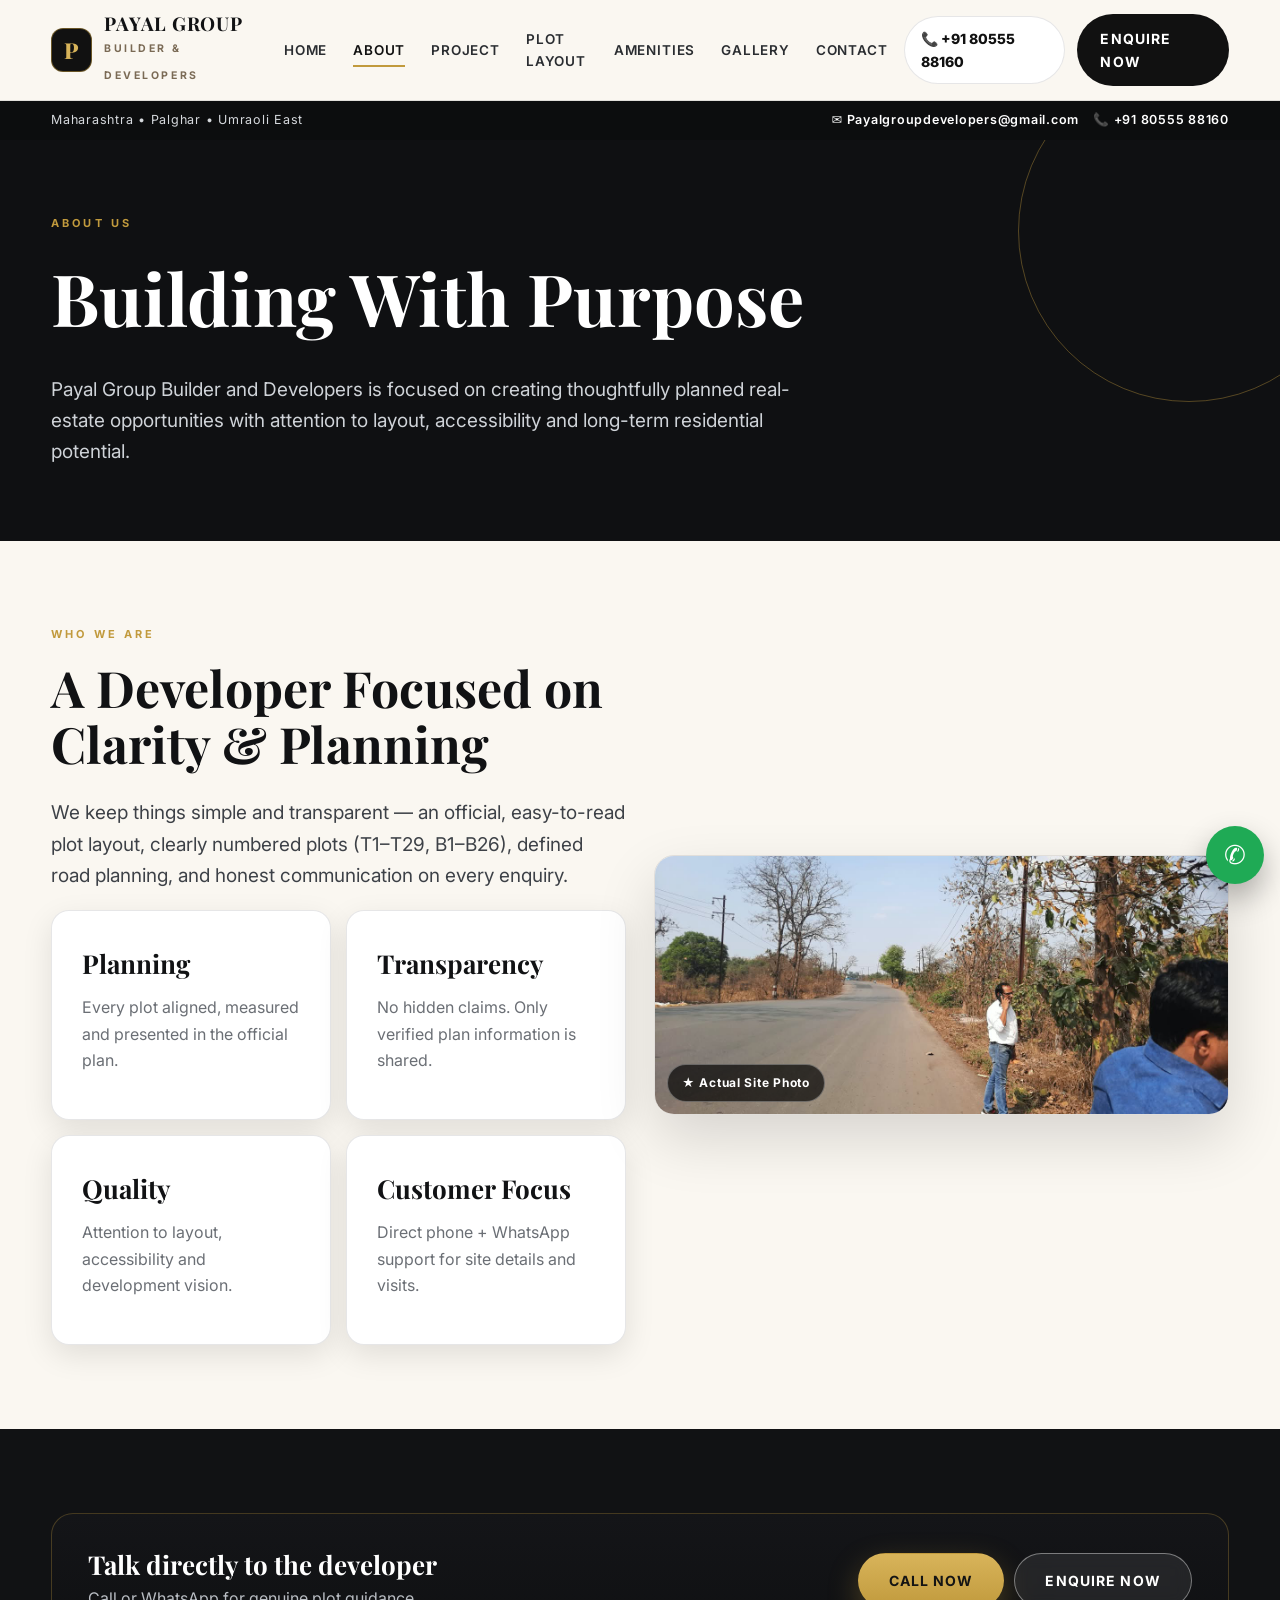
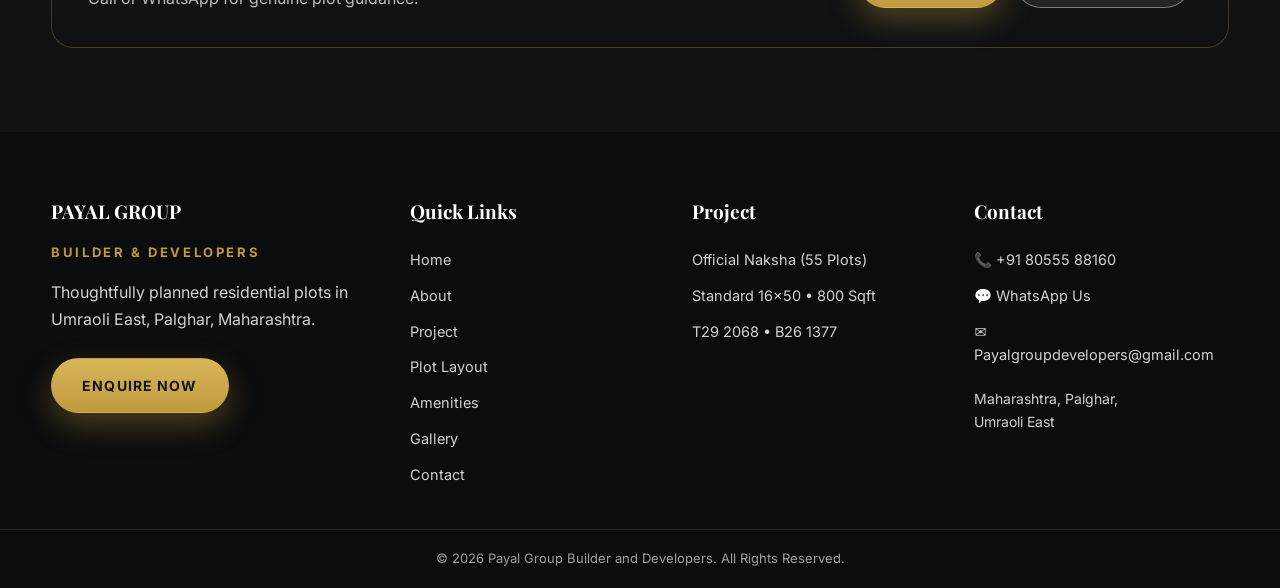
<file: about.html>
<!DOCTYPE html><html lang="en"><head>
<meta charset="UTF-8"><meta name="viewport" content="width=device-width, initial-scale=1.0">
<title>About Us | Payal Group Builder and Developers</title>
<meta name="description" content="Payal Group Builder and Developers is focused on thoughtfully planned real-estate opportunities in Palghar, Maharashtra.">
<link href="https://fonts.googleapis.com/css2?family=Playfair+Display:wght@500;600;700;800&family=Inter:wght@400;500;600;700;800&display=swap" rel="stylesheet">
<link rel="stylesheet" href="css/style.css"></head><body>
<div class="topbar"><div class="container"><span>Maharashtra • Palghar • Umraoli East</span><span class="top-links"><a class="email-link" href="mailto:Payalgroupdevelopers@gmail.com">✉️ Payalgroupdevelopers@gmail.com</a><a href="tel:+918055588160">📞 +91 80555 88160</a></span></div></div>
<header class="site"><div class="container nav">
<a class="brand" href="index.html"><span class="brand-mark">P</span><span><b>PAYAL GROUP</b><small>BUILDER & DEVELOPERS</small></span></a>
<nav class="links"><a href="index.html">Home</a><a href="about.html">About</a><a href="project.html">Project</a><a href="layout.html">Plot Layout</a><a href="amenities.html">Amenities</a><a href="gallery.html">Gallery</a><a href="contact.html">Contact</a></nav>
<div class="nav-cta"><a class="phone-pill" href="tel:+918055588160">📞 +91 80555 88160</a><a class="btn btn-dark" href="enquire.html" style="padding:12px 22px">Enquire Now</a><button class="hamburger" id="hamburger" onclick="toggleMenu()">☰</button></div>
</div><div class="mobile-menu" id="mobileMenu"><div class="inner">
<a href="index.html">Home <span>→</span></a><a href="about.html">About <span>→</span></a><a href="project.html">Project <span>→</span></a><a href="layout.html">Plot Layout <span>→</span></a><a href="amenities.html">Amenities <span>→</span></a><a href="gallery.html">Gallery <span>→</span></a><a href="contact.html">Contact <span>→</span></a>
<div class="mcta"><a href="enquire.html" class="btn btn-gold" style="justify-content:center">Enquire Now</a><a href="tel:+918055588160" class="btn btn-outline" style="justify-content:center">Call Now</a></div>
</div></div></header>
<div class="page-hero"><div class="container"><div class="eyebrow">About Us</div><h1>Building With Purpose</h1><p class="lead" style="color:#cfd3d8">Payal Group Builder and Developers is focused on creating thoughtfully planned real-estate opportunities with attention to layout, accessibility and long-term residential potential.</p></div></div>
<section><div class="container grid2">
<div><div class="eyebrow reveal">Who We Are</div><h2 class="reveal">A Developer Focused on Clarity & Planning</h2><p class="lead reveal">We keep things simple and transparent — an official, easy-to-read plot layout, clearly numbered plots (T1–T29, B1–B26), defined road planning, and honest communication on every enquiry.</p><div class="grid2 reveal" style="gap:14px;margin-top:18px"><div class="card"><h3>Planning</h3><p class="muted">Every plot aligned, measured and presented in the official plan.</p></div><div class="card"><h3>Transparency</h3><p class="muted">No hidden claims. Only verified plan information is shared.</p></div><div class="card"><h3>Quality</h3><p class="muted">Attention to layout, accessibility and development vision.</p></div><div class="card"><h3>Customer Focus</h3><p class="muted">Direct phone + WhatsApp support for site details and visits.</p></div></div></div>
<div class="photo-frame reveal"><img src="assets/site-photo.jpg" alt="Actual site approach road — Umraoli East, Palghar"><span class="photo-tag">★ Actual Site Photo</span></div>
</div></section>
<section class="dark"><div class="container"><div class="band reveal"><div><h3 style="margin:0">Talk directly to the developer</h3><p style="color:#b9bdc3;margin:6px 0 0">Call or WhatsApp for genuine plot guidance.</p></div><div style="display:flex;gap:10px;flex-wrap:wrap"><a class="btn btn-gold" href="tel:+918055588160">Call Now</a><a class="btn btn-outline" href="https://wa.me/918055588160?text=Hi%2C%20I%20want%20plot%20details%20in%20Umraoli%20East%2C%20Palghar." target="_blank">Enquire Now</a></div></div></div></section>
<footer><div class="fgrid"><div><h4>PAYAL GROUP</h4><p style="font-size:13px;letter-spacing:.2em;color:#C19A3D;font-weight:700">BUILDER & DEVELOPERS</p><p>Thoughtfully planned residential plots in Umraoli East, Palghar, Maharashtra.</p><a class="btn btn-gold" href="https://wa.me/918055588160?text=Hi%2C%20I%20want%20plot%20details%20in%20Umraoli%20East%2C%20Palghar." target="_blank" style="margin-top:10px">Enquire Now</a></div><div><h4>Quick Links</h4><a href="index.html">Home</a><a href="about.html">About</a><a href="project.html">Project</a><a href="layout.html">Plot Layout</a><a href="amenities.html">Amenities</a><a href="gallery.html">Gallery</a><a href="contact.html">Contact</a></div><div><h4>Project</h4><a href="layout.html">Official Naksha (55 Plots)</a><a href="project.html">Standard 16×50 • 800 Sqft</a><a href="project.html">T29 2068 • B26 1377</a></div><div><h4>Contact</h4><a href="tel:+918055588160">📞 +91 80555 88160</a><a href="https://wa.me/918055588160?text=Hi%2C%20I%20want%20plot%20details%20in%20Umraoli%20East%2C%20Palghar." target="_blank">💬 WhatsApp Us</a><a href="mailto:Payalgroupdevelopers@gmail.com">✉️ Payalgroupdevelopers@gmail.com</a><p style="font-size:14px">Maharashtra, Palghar,<br>Umraoli East</p></div></div><div class="copy">© 2026 Payal Group Builder and Developers. All Rights Reserved.</div></footer>
<div class="float-bar"><a class="float-call" href="tel:+918055588160">📞 Call Now</a><a class="float-wa" href="https://wa.me/918055588160?text=Hi%2C%20I%20want%20plot%20details%20in%20Umraoli%20East%2C%20Palghar." target="_blank">WhatsApp</a></div>
<a class="side-wa" href="https://wa.me/918055588160?text=Hi%2C%20I%20want%20plot%20details." target="_blank">✆</a>
<script src="js/main.js"></script></body></html>
</file>
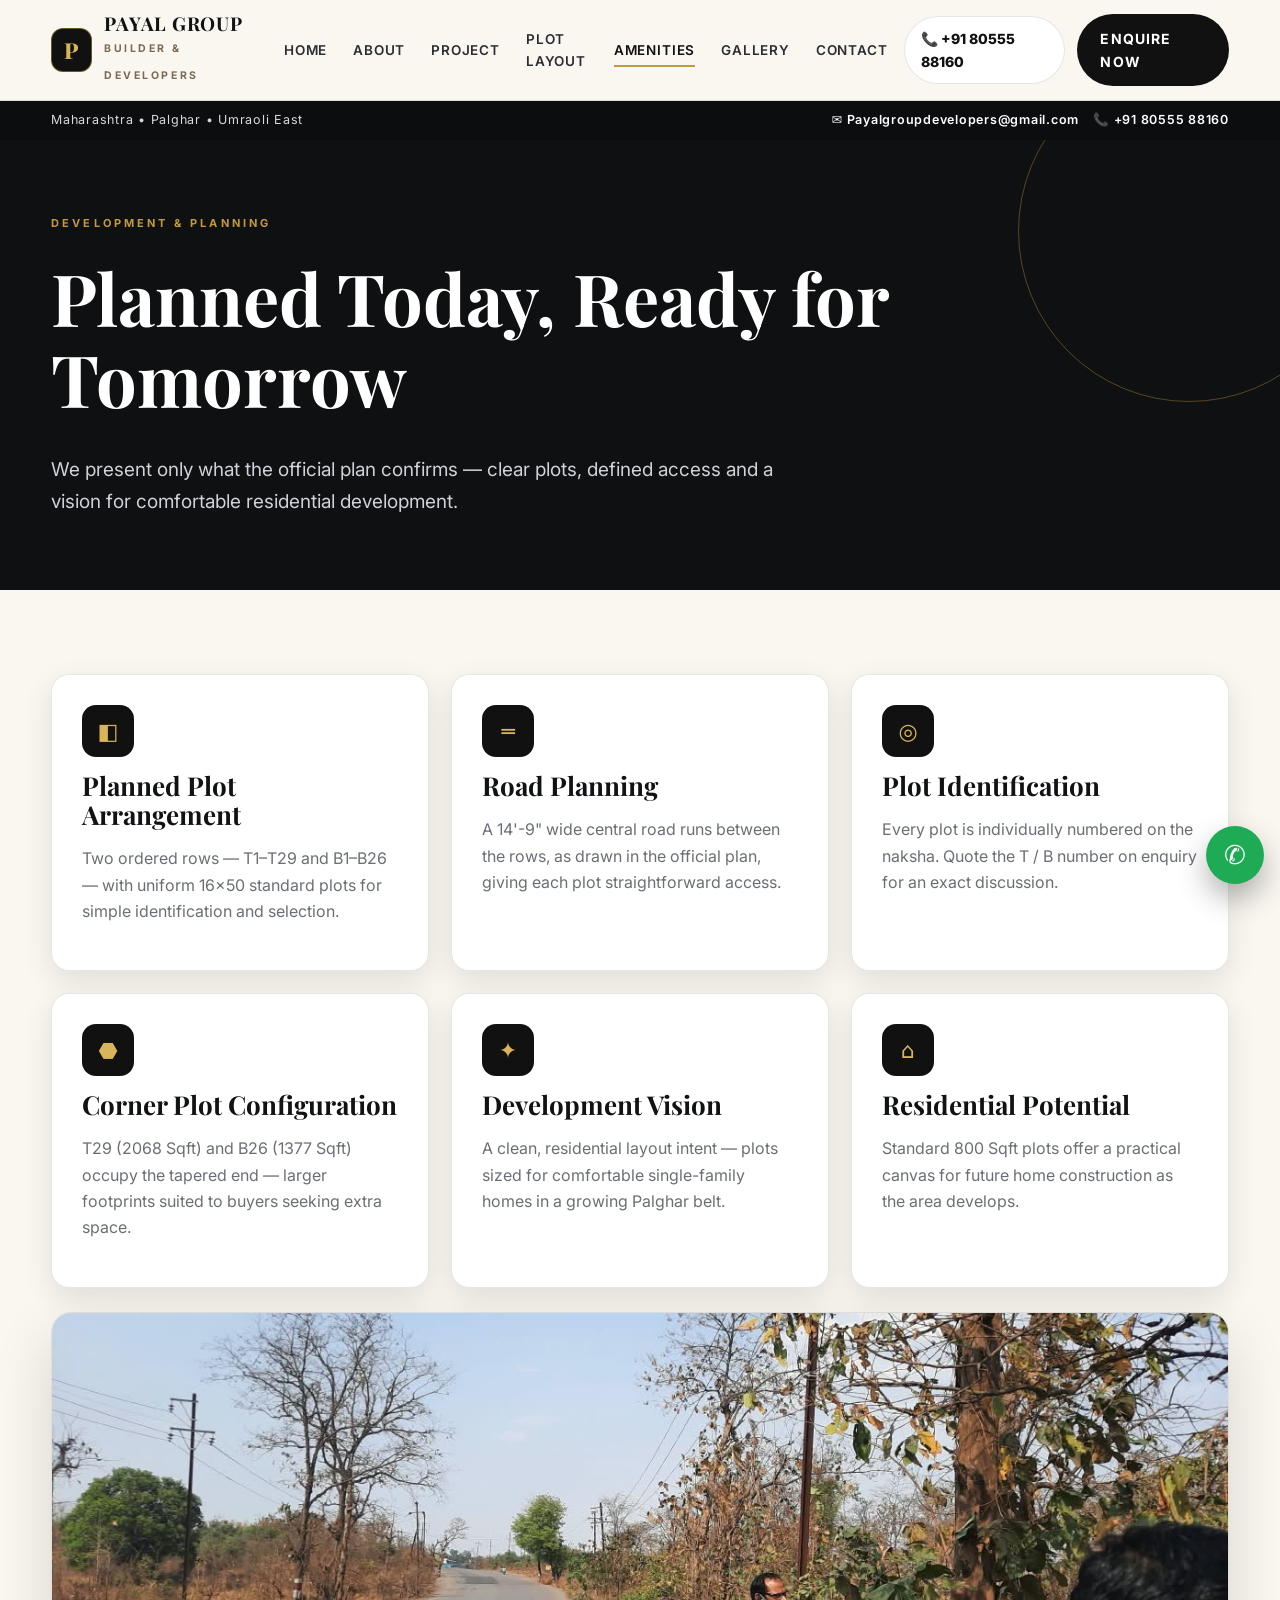
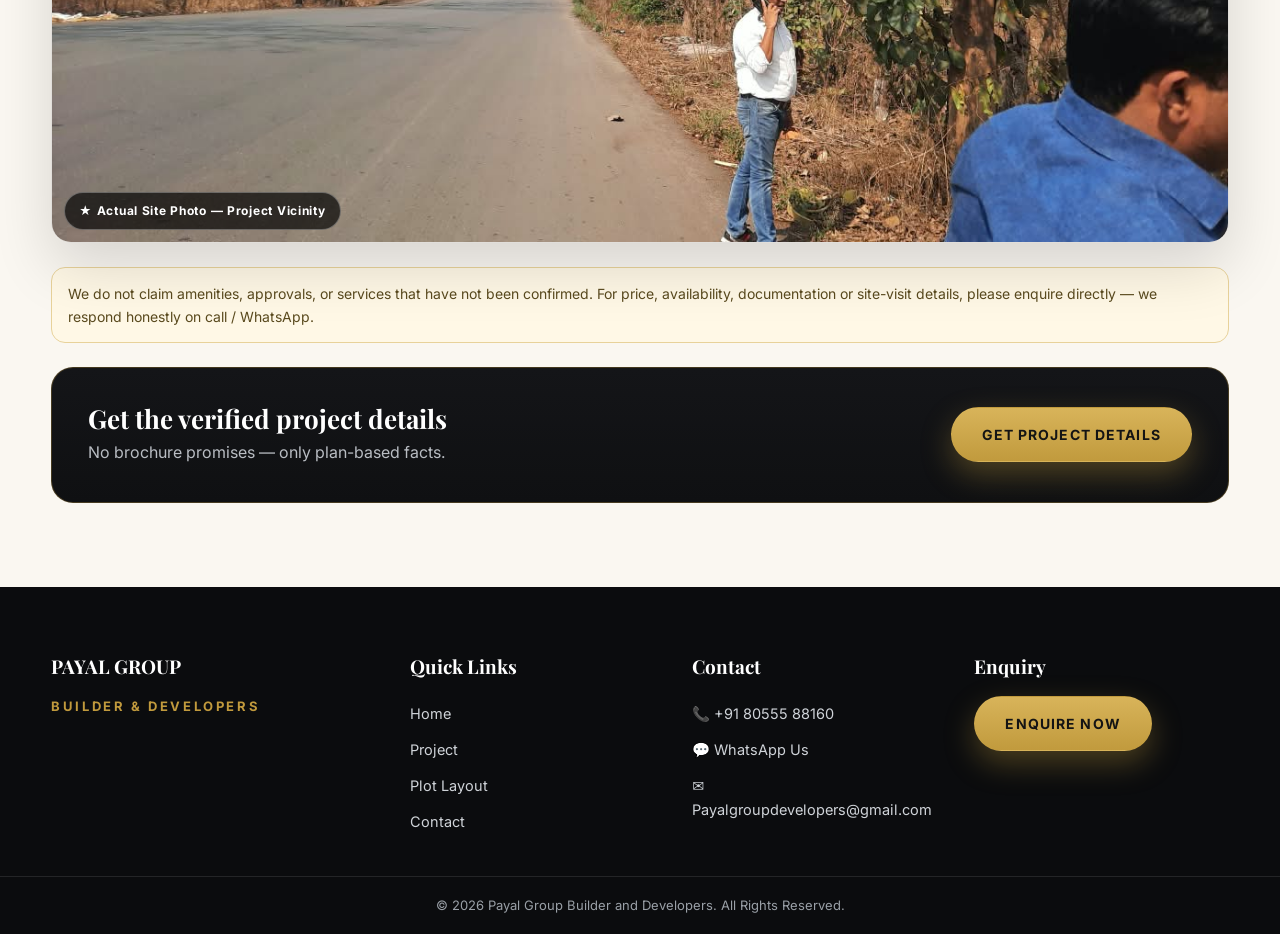
<file: amenities.html>
<!DOCTYPE html><html lang="en"><head>
<meta charset="UTF-8"><meta name="viewport" content="width=device-width, initial-scale=1.0">
<title>Development & Planning | Payal Group Builder and Developers</title>
<meta name="description" content="Development and planning approach: plot arrangement, road planning, plot identification, corner plots and residential vision in Umraoli East, Palghar.">
<link href="https://fonts.googleapis.com/css2?family=Playfair+Display:wght@500;600;700;800&family=Inter:wght@400;500;600;700;800&display=swap" rel="stylesheet">
<link rel="stylesheet" href="css/style.css"></head><body>
<div class="topbar"><div class="container"><span>Maharashtra • Palghar • Umraoli East</span><span class="top-links"><a class="email-link" href="mailto:Payalgroupdevelopers@gmail.com">✉️ Payalgroupdevelopers@gmail.com</a><a href="tel:+918055588160">📞 +91 80555 88160</a></span></div></div>
<header class="site"><div class="container nav">
<a class="brand" href="index.html"><span class="brand-mark">P</span><span><b>PAYAL GROUP</b><small>BUILDER & DEVELOPERS</small></span></a>
<nav class="links"><a href="index.html">Home</a><a href="about.html">About</a><a href="project.html">Project</a><a href="layout.html">Plot Layout</a><a href="amenities.html">Amenities</a><a href="gallery.html">Gallery</a><a href="contact.html">Contact</a></nav>
<div class="nav-cta"><a class="phone-pill" href="tel:+918055588160">📞 +91 80555 88160</a><a class="btn btn-dark" href="enquire.html" style="padding:12px 22px">Enquire Now</a><button class="hamburger" id="hamburger" onclick="toggleMenu()">☰</button></div>
</div><div class="mobile-menu" id="mobileMenu"><div class="inner">
<a href="index.html">Home <span>→</span></a><a href="about.html">About <span>→</span></a><a href="project.html">Project <span>→</span></a><a href="layout.html">Plot Layout <span>→</span></a><a href="amenities.html">Amenities <span>→</span></a><a href="gallery.html">Gallery <span>→</span></a><a href="contact.html">Contact <span>→</span></a>
<div class="mcta"><a href="enquire.html" class="btn btn-gold" style="justify-content:center">Enquire Now</a><a href="tel:+918055588160" class="btn btn-outline" style="justify-content:center">Call Now</a></div>
</div></div></header>
<div class="page-hero"><div class="container"><div class="eyebrow">Development & Planning</div><h1>Planned Today, Ready for Tomorrow</h1><p class="lead" style="color:#cfd3d8">We present only what the official plan confirms — clear plots, defined access and a vision for comfortable residential development.</p></div></div>
<section><div class="container">
<div class="grid3">
<div class="card reveal"><div class="icon">◧</div><h3>Planned Plot Arrangement</h3><p class="muted">Two ordered rows — T1–T29 and B1–B26 — with uniform 16×50 standard plots for simple identification and selection.</p></div>
<div class="card reveal"><div class="icon">═</div><h3>Road Planning</h3><p class="muted">A 14'-9" wide central road runs between the rows, as drawn in the official plan, giving each plot straightforward access.</p></div>
<div class="card reveal"><div class="icon">◎</div><h3>Plot Identification</h3><p class="muted">Every plot is individually numbered on the naksha. Quote the T / B number on enquiry for an exact discussion.</p></div>
<div class="card reveal"><div class="icon">⬣</div><h3>Corner Plot Configuration</h3><p class="muted">T29 (2068 Sqft) and B26 (1377 Sqft) occupy the tapered end — larger footprints suited to buyers seeking extra space.</p></div>
<div class="card reveal"><div class="icon">✦</div><h3>Development Vision</h3><p class="muted">A clean, residential layout intent — plots sized for comfortable single-family homes in a growing Palghar belt.</p></div>
<div class="card reveal"><div class="icon">⌂</div><h3>Residential Potential</h3><p class="muted">Standard 800 Sqft plots offer a practical canvas for future home construction as the area develops.</p></div>
</div>
<div class="photo-frame reveal" style="margin-top:24px"><img src="assets/site-photo.jpg" alt="Actual site surroundings — Umraoli East"><span class="photo-tag">★ Actual Site Photo — Project Vicinity</span></div>
<div class="notice reveal" style="margin-top:24px">We do not claim amenities, approvals, or services that have not been confirmed. For price, availability, documentation or site-visit details, please enquire directly — we respond honestly on call / WhatsApp.</div>
<div class="band reveal" style="margin-top:24px"><div><h3 style="margin:0">Get the verified project details</h3><p style="color:#b9bdc3;margin:6px 0 0">No brochure promises — only plan-based facts.</p></div><a class="btn btn-gold" href="https://wa.me/918055588160?text=Hi%2C%20please%20share%20verified%20project%20details%20for%20Payal%20Group%20plots." target="_blank">Get Project Details</a></div>
</div></section>
<footer><div class="fgrid"><div><h4>PAYAL GROUP</h4><p style="font-size:13px;letter-spacing:.2em;color:#C19A3D;font-weight:700">BUILDER & DEVELOPERS</p></div><div><h4>Quick Links</h4><a href="index.html">Home</a><a href="project.html">Project</a><a href="layout.html">Plot Layout</a><a href="contact.html">Contact</a></div><div><h4>Contact</h4><a href="tel:+918055588160">📞 +91 80555 88160</a><a href="https://wa.me/918055588160?text=Hi%2C%20I%20want%20plot%20details%20in%20Umraoli%20East%2C%20Palghar." target="_blank">💬 WhatsApp Us</a><a href="mailto:Payalgroupdevelopers@gmail.com">✉️ Payalgroupdevelopers@gmail.com</a></div><div><h4>Enquiry</h4><a class="btn btn-gold" href="enquire.html">Enquire Now</a></div></div><div class="copy">© 2026 Payal Group Builder and Developers. All Rights Reserved.</div></footer>
<div class="float-bar"><a class="float-call" href="tel:+918055588160">📞 Call Now</a><a class="float-wa" href="https://wa.me/918055588160?text=Hi%2C%20I%20want%20plot%20details%20in%20Umraoli%20East%2C%20Palghar." target="_blank">WhatsApp</a></div>
<a class="side-wa" href="https://wa.me/918055588160?text=Hi%2C%20I%20want%20plot%20details." target="_blank">✆</a>
<script src="js/main.js"></script></body></html>
</file>
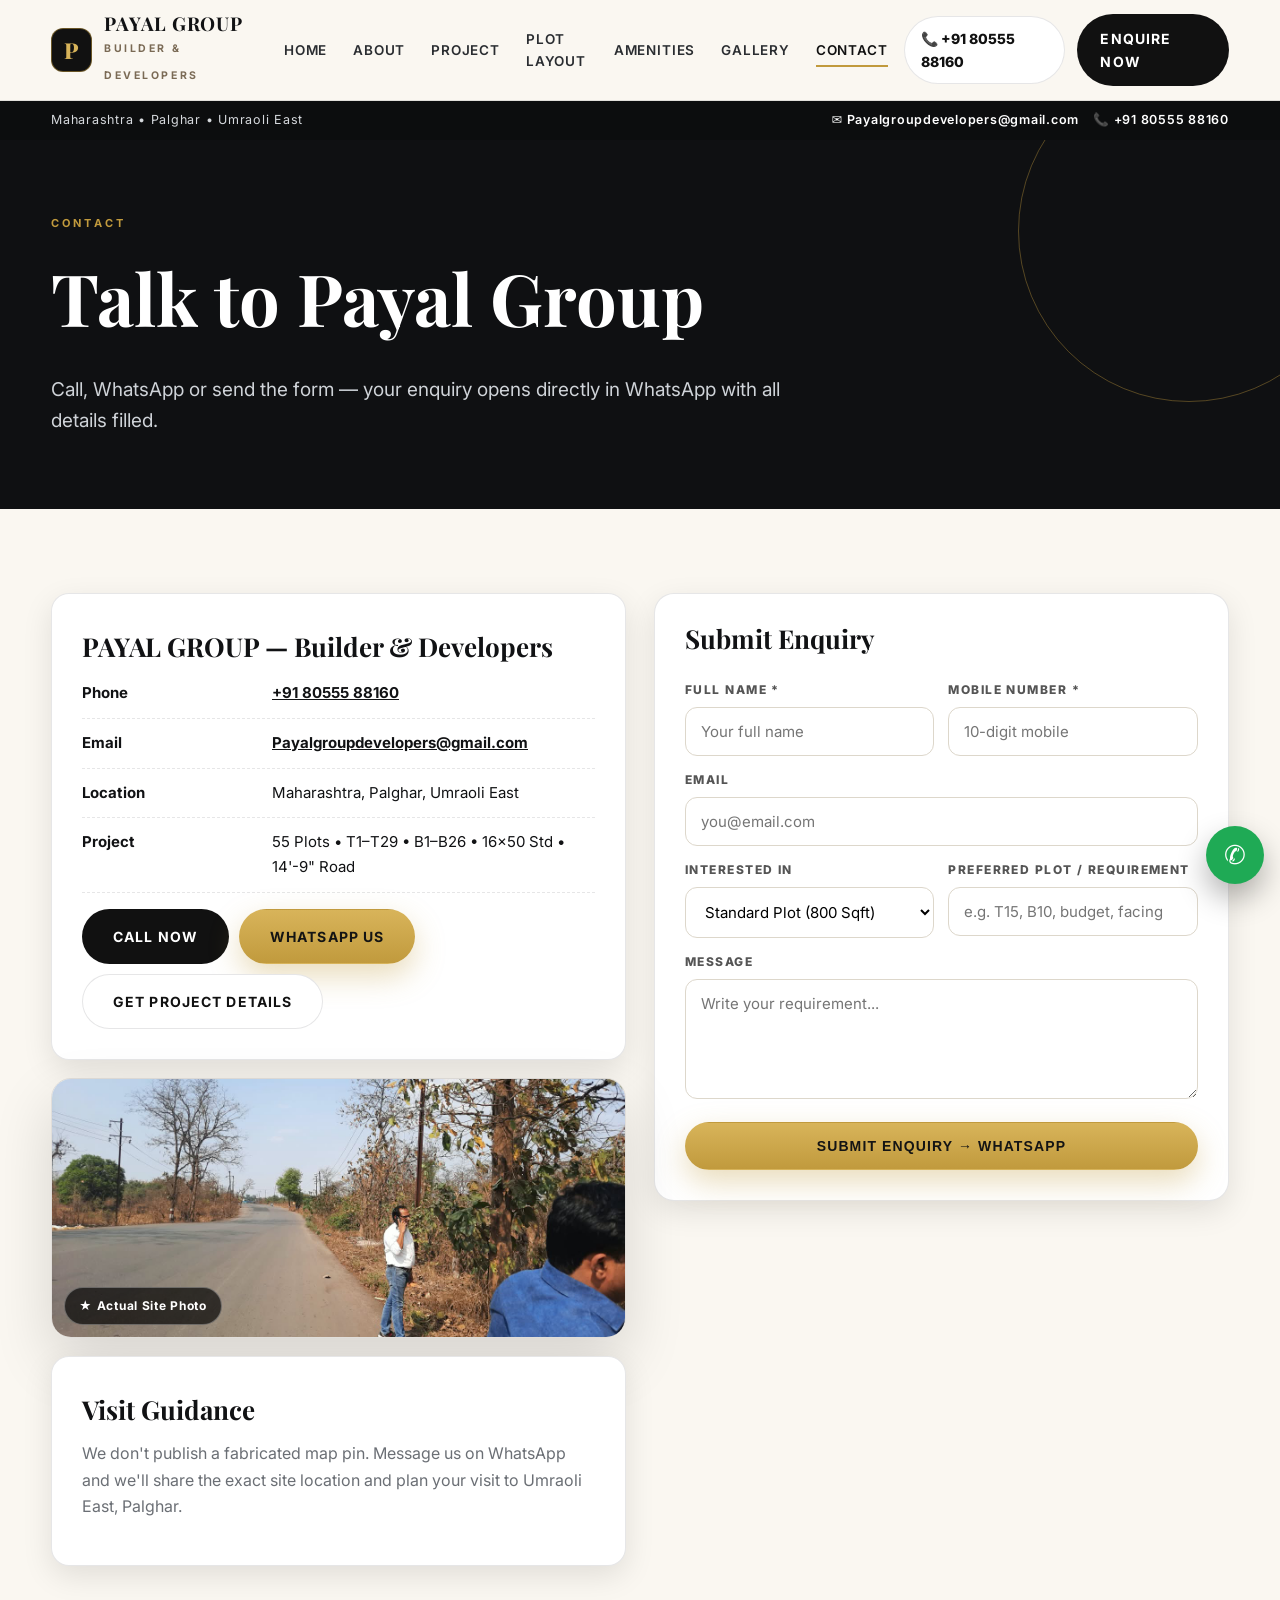
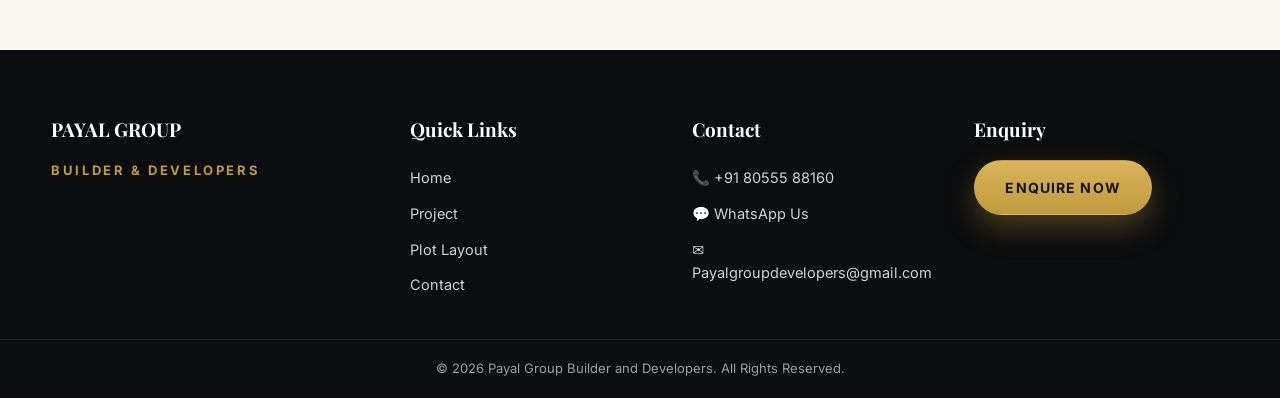
<file: contact.html>
<!DOCTYPE html><html lang="en"><head>
<meta charset="UTF-8"><meta name="viewport" content="width=device-width, initial-scale=1.0">
<title>Contact | Payal Group Builder and Developers — Palghar</title>
<meta name="description" content="Contact Payal Group Builder and Developers: +91 80555 88160, Umraoli East, Palghar, Maharashtra. Send enquiry on WhatsApp.">
<link href="https://fonts.googleapis.com/css2?family=Playfair+Display:wght@500;600;700;800&family=Inter:wght@400;500;600;700;800&display=swap" rel="stylesheet">
<link rel="stylesheet" href="css/style.css"></head><body>
<div class="topbar"><div class="container"><span>Maharashtra • Palghar • Umraoli East</span><span class="top-links"><a class="email-link" href="mailto:Payalgroupdevelopers@gmail.com">✉️ Payalgroupdevelopers@gmail.com</a><a href="tel:+918055588160">📞 +91 80555 88160</a></span></div></div>
<header class="site"><div class="container nav">
<a class="brand" href="index.html"><span class="brand-mark">P</span><span><b>PAYAL GROUP</b><small>BUILDER & DEVELOPERS</small></span></a>
<nav class="links"><a href="index.html">Home</a><a href="about.html">About</a><a href="project.html">Project</a><a href="layout.html">Plot Layout</a><a href="amenities.html">Amenities</a><a href="gallery.html">Gallery</a><a href="contact.html">Contact</a></nav>
<div class="nav-cta"><a class="phone-pill" href="tel:+918055588160">📞 +91 80555 88160</a><a class="btn btn-dark" href="enquire.html" style="padding:12px 22px">Enquire Now</a><button class="hamburger" id="hamburger" onclick="toggleMenu()">☰</button></div>
</div><div class="mobile-menu" id="mobileMenu"><div class="inner">
<a href="index.html">Home <span>→</span></a><a href="about.html">About <span>→</span></a><a href="project.html">Project <span>→</span></a><a href="layout.html">Plot Layout <span>→</span></a><a href="amenities.html">Amenities <span>→</span></a><a href="gallery.html">Gallery <span>→</span></a><a href="contact.html">Contact <span>→</span></a>
<div class="mcta"><a href="enquire.html" class="btn btn-gold" style="justify-content:center">Enquire Now</a><a href="tel:+918055588160" class="btn btn-outline" style="justify-content:center">Call Now</a></div>
</div></div></header>
<div class="page-hero"><div class="container"><div class="eyebrow">Contact</div><h1>Talk to Payal Group</h1><p class="lead" style="color:#cfd3d8">Call, WhatsApp or send the form — your enquiry opens directly in WhatsApp with all details filled.</p></div></div>
<section><div class="container grid2" style="align-items:start">
<div>
<div class="card"><h3>PAYAL GROUP — Builder & Developers</h3>
<div class="kv"><b>Phone</b><a href="tel:+918055588160"><b>+91 80555 88160</b></a></div>
<div class="kv"><b>Email</b><a href="mailto:Payalgroupdevelopers@gmail.com"><b>Payalgroupdevelopers@gmail.com</b></a></div>
<div class="kv"><b>Location</b><span>Maharashtra, Palghar, Umraoli East</span></div>
<div class="kv"><b>Project</b><span>55 Plots • T1–T29 • B1–B26 • 16×50 Std • 14'-9" Road</span></div>
<div style="display:flex;gap:10px;flex-wrap:wrap;margin-top:16px"><a class="btn btn-dark" href="tel:+918055588160">Call Now</a><a class="btn btn-gold" href="https://wa.me/918055588160?text=Hi%2C%20I%20want%20project%20details%20for%20Payal%20Group%20plots%20in%20Umraoli%20East%2C%20Palghar." target="_blank">WhatsApp Us</a><a class="btn btn-ghost" href="https://wa.me/918055588160?text=Hi%2C%20please%20share%20project%20details%20for%20Payal%20Group%20plots." target="_blank">Get Project Details</a></div>
</div>
<div class="photo-frame" style="margin-top:18px"><img src="assets/site-photo.jpg" alt="Actual site approach road"><span class="photo-tag">★ Actual Site Photo</span></div>
<div class="card" style="margin-top:18px"><h3>Visit Guidance</h3><p class="muted">We don't publish a fabricated map pin. Message us on WhatsApp and we'll share the exact site location and plan your visit to Umraoli East, Palghar.</p></div>
</div>
<div class="form"><h3 style="margin-top:0">Submit Enquiry</h3>
<form data-wa>
<div class="form-row"><div><label>Full Name *</label><input name="name" required placeholder="Your full name"></div><div><label>Mobile Number *</label><input name="mobile" required inputmode="numeric" placeholder="10-digit mobile"></div></div>
<label>Email</label><input name="email" type="email" placeholder="you@email.com">
<div class="form-row"><div><label>Interested In</label><select name="interest"><option>Standard Plot (800 Sqft)</option><option>Corner Plot T29 (2068 Sqft)</option><option>Corner Plot B26 (1377 Sqft)</option><option>Multiple Plots / Investment</option><option>Site Visit</option></select></div><div><label>Preferred Plot / Requirement</label><input name="plot" placeholder="e.g. T15, B10, budget, facing"></div></div>
<label>Message</label><textarea name="message" placeholder="Write your requirement..."></textarea>
<button class="btn btn-gold" style="width:100%;margin-top:16px" type="submit">Submit Enquiry → WhatsApp</button>
</form></div>
</div></section>
<footer><div class="fgrid"><div><h4>PAYAL GROUP</h4><p style="font-size:13px;letter-spacing:.2em;color:#C19A3D;font-weight:700">BUILDER & DEVELOPERS</p></div><div><h4>Quick Links</h4><a href="index.html">Home</a><a href="project.html">Project</a><a href="layout.html">Plot Layout</a><a href="contact.html">Contact</a></div><div><h4>Contact</h4><a href="tel:+918055588160">📞 +91 80555 88160</a><a href="https://wa.me/918055588160?text=Hi%2C%20I%20want%20plot%20details%20in%20Umraoli%20East%2C%20Palghar." target="_blank">💬 WhatsApp Us</a><a href="mailto:Payalgroupdevelopers@gmail.com">✉️ Payalgroupdevelopers@gmail.com</a></div><div><h4>Enquiry</h4><a class="btn btn-gold" href="enquire.html">Enquire Now</a></div></div><div class="copy">© 2026 Payal Group Builder and Developers. All Rights Reserved.</div></footer>
<div class="float-bar"><a class="float-call" href="tel:+918055588160">📞 Call Now</a><a class="float-wa" href="https://wa.me/918055588160?text=Hi%2C%20I%20want%20plot%20details%20in%20Umraoli%20East%2C%20Palghar." target="_blank">WhatsApp</a></div>
<a class="side-wa" href="https://wa.me/918055588160?text=Hi%2C%20I%20want%20plot%20details." target="_blank">✆</a>
<script src="js/main.js"></script></body></html>
</file>
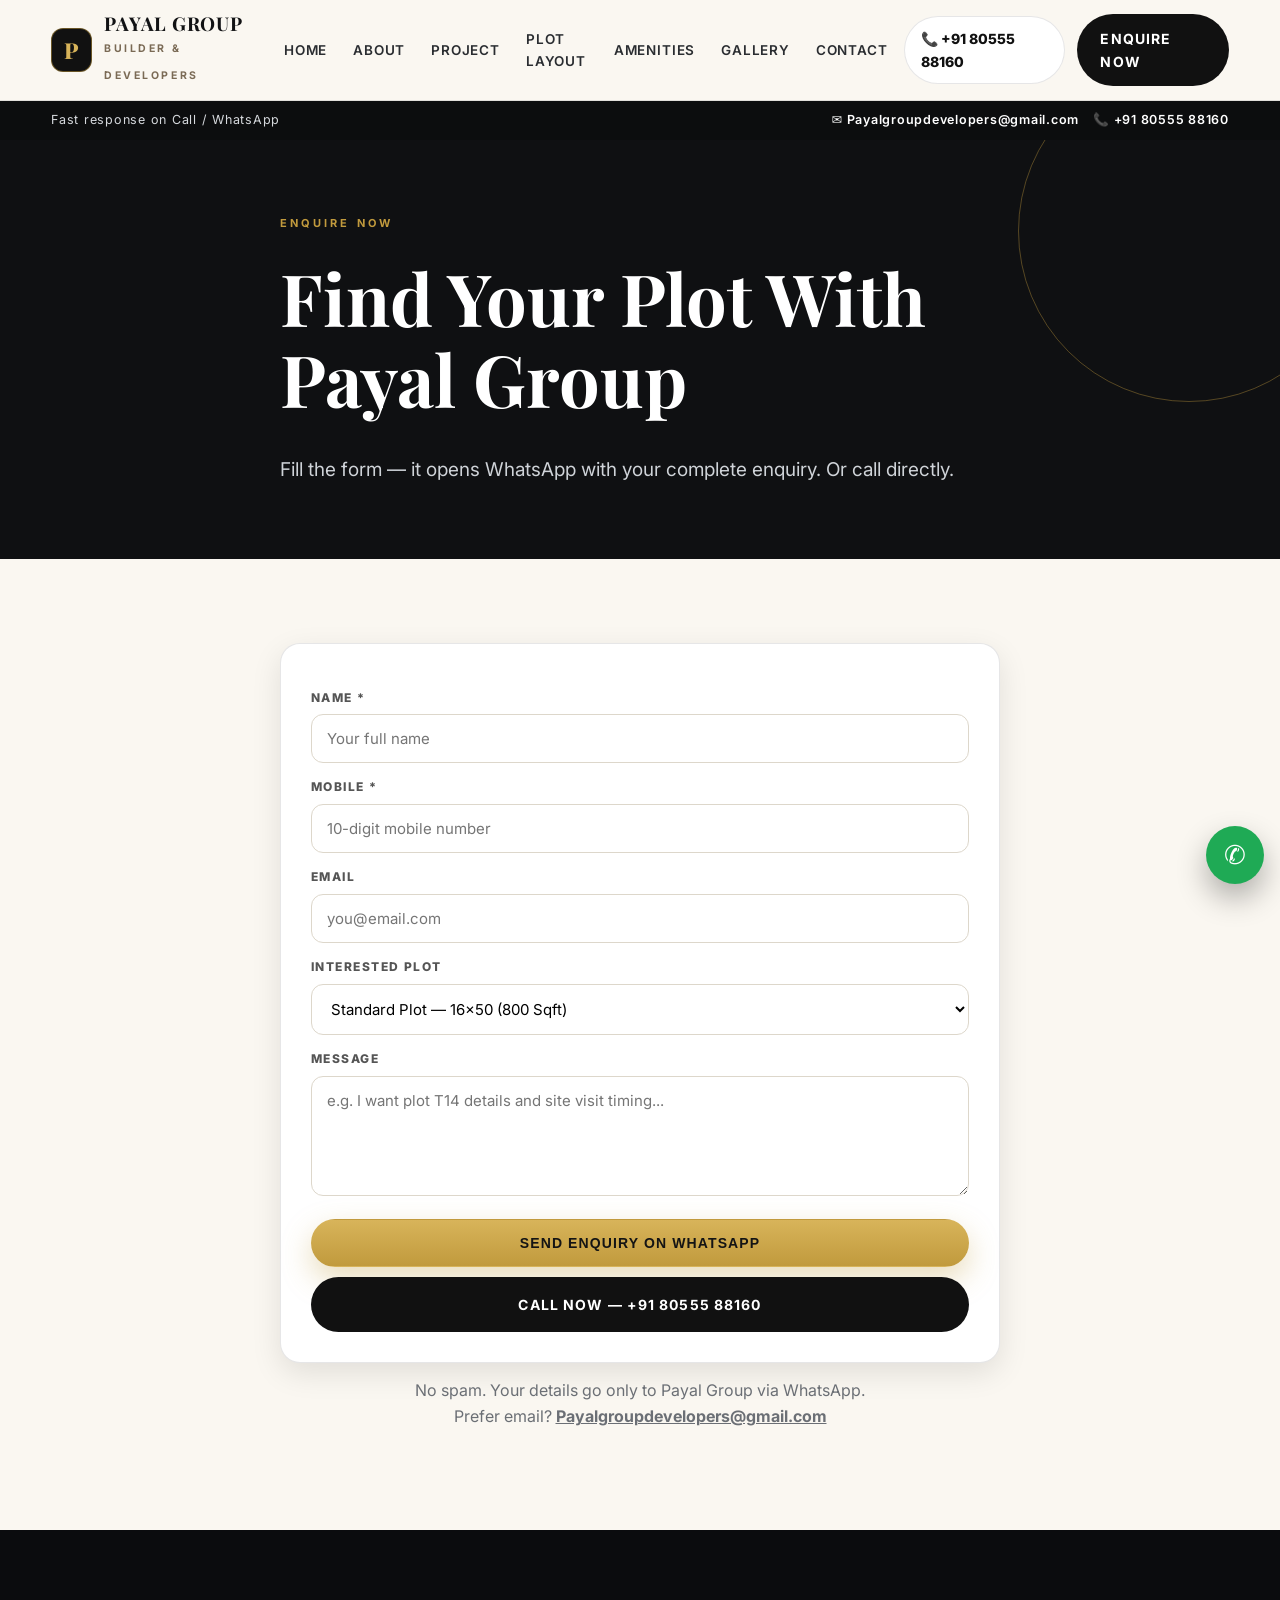
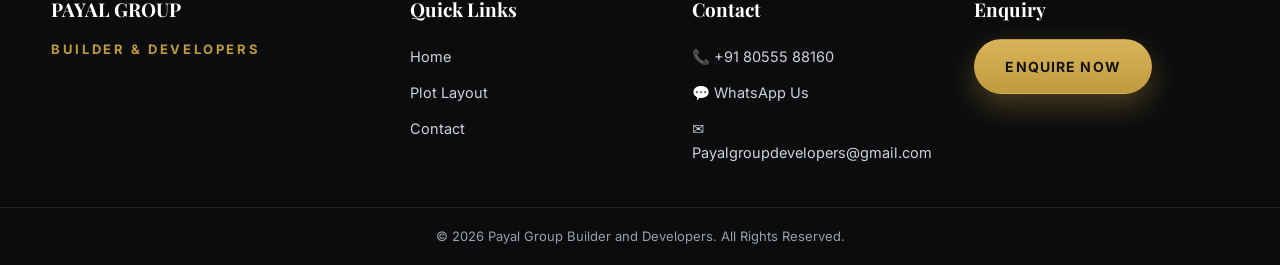
<file: enquire.html>
<!DOCTYPE html><html lang="en"><head>
<meta charset="UTF-8"><meta name="viewport" content="width=device-width, initial-scale=1.0">
<title>Enquire Now — Find Your Plot With Payal Group</title>
<meta name="description" content="Enquire for Payal Group plots in Umraoli East, Palghar. Send enquiry on WhatsApp or call +91 80555 88160.">
<link href="https://fonts.googleapis.com/css2?family=Playfair+Display:wght@500;600;700;800&family=Inter:wght@400;500;600;700;800&display=swap" rel="stylesheet">
<link rel="stylesheet" href="css/style.css"></head><body>
<div class="topbar"><div class="container"><span>Fast response on Call / WhatsApp</span><span class="top-links"><a class="email-link" href="mailto:Payalgroupdevelopers@gmail.com">✉️ Payalgroupdevelopers@gmail.com</a><a href="tel:+918055588160">📞 +91 80555 88160</a></span></div></div>
<header class="site"><div class="container nav">
<a class="brand" href="index.html"><span class="brand-mark">P</span><span><b>PAYAL GROUP</b><small>BUILDER & DEVELOPERS</small></span></a>
<nav class="links"><a href="index.html">Home</a><a href="about.html">About</a><a href="project.html">Project</a><a href="layout.html">Plot Layout</a><a href="amenities.html">Amenities</a><a href="gallery.html">Gallery</a><a href="contact.html">Contact</a></nav>
<div class="nav-cta"><a class="phone-pill" href="tel:+918055588160">📞 +91 80555 88160</a><a class="btn btn-dark" href="enquire.html" style="padding:12px 22px">Enquire Now</a><button class="hamburger" id="hamburger" onclick="toggleMenu()">☰</button></div>
</div><div class="mobile-menu" id="mobileMenu"><div class="inner">
<a href="index.html">Home <span>→</span></a><a href="about.html">About <span>→</span></a><a href="project.html">Project <span>→</span></a><a href="layout.html">Plot Layout <span>→</span></a><a href="amenities.html">Amenities <span>→</span></a><a href="gallery.html">Gallery <span>→</span></a><a href="contact.html">Contact <span>→</span></a>
<div class="mcta"><a href="https://wa.me/918055588160?text=Hi%2C%20I%20want%20plot%20details%20in%20Umraoli%20East%2C%20Palghar." target="_blank" class="btn btn-gold" style="justify-content:center">Enquire Now</a><a href="tel:+918055588160" class="btn btn-outline" style="justify-content:center">Call Now</a></div>
</div></div></header>
<div class="page-hero"><div class="container" style="max-width:720px"><div class="eyebrow">Enquire Now</div><h1>Find Your Plot With Payal Group</h1><p class="lead" style="color:#cfd3d8">Fill the form — it opens WhatsApp with your complete enquiry. Or call directly.</p></div></div>
<section><div class="container" style="max-width:720px">
<div class="form">
<form data-wa>
<label>Name *</label><input name="name" required placeholder="Your full name">
<label>Mobile *</label><input name="mobile" required inputmode="numeric" placeholder="10-digit mobile number">
<label>Email</label><input name="email" type="email" placeholder="you@email.com">
<label>Interested Plot</label><select name="plot"><option>Standard Plot — 16×50 (800 Sqft)</option><option>T29 Corner — 2068 Sqft</option><option>B26 Corner — 1377 Sqft</option><option>Need Guidance</option></select>
<label>Message</label><textarea name="message" placeholder="e.g. I want plot T14 details and site visit timing..."></textarea>
<button class="btn btn-gold" style="width:100%;margin-top:16px" type="submit">Send Enquiry on WhatsApp</button>
<a class="btn btn-dark" href="tel:+918055588160" style="width:100%;margin-top:10px">Call Now — +91 80555 88160</a>
</form>
</div>
<p class="muted" style="text-align:center;margin-top:14px">No spam. Your details go only to Payal Group via WhatsApp.<br>Prefer email? <a href="mailto:Payalgroupdevelopers@gmail.com"><b>Payalgroupdevelopers@gmail.com</b></a></p>
</div></section>
<footer><div class="fgrid"><div><h4>PAYAL GROUP</h4><p style="font-size:13px;letter-spacing:.2em;color:#C19A3D;font-weight:700">BUILDER & DEVELOPERS</p></div><div><h4>Quick Links</h4><a href="index.html">Home</a><a href="layout.html">Plot Layout</a><a href="contact.html">Contact</a></div><div><h4>Contact</h4><a href="tel:+918055588160">📞 +91 80555 88160</a><a href="https://wa.me/918055588160?text=Hi%2C%20I%20want%20plot%20details%20in%20Umraoli%20East%2C%20Palghar." target="_blank">💬 WhatsApp Us</a><a href="mailto:Payalgroupdevelopers@gmail.com">✉️ Payalgroupdevelopers@gmail.com</a></div><div><h4>Enquiry</h4><a class="btn btn-gold" href="enquire.html">Enquire Now</a></div></div><div class="copy">© 2026 Payal Group Builder and Developers. All Rights Reserved.</div></footer>
<div class="float-bar"><a class="float-call" href="tel:+918055588160">📞 Call Now</a><a class="float-wa" href="https://wa.me/918055588160?text=Hi%2C%20I%20want%20plot%20details%20in%20Umraoli%20East%2C%20Palghar." target="_blank">WhatsApp</a></div>
<a class="side-wa" href="https://wa.me/918055588160?text=Hi%2C%20I%20want%20plot%20details." target="_blank">✆</a>
<script src="js/main.js"></script></body></html>
</file>
<file: css/style.css>
/* Payal Group Builder & Developers — Premium Theme */
:root{
  --charcoal:#111214; --charcoal2:#1a1c1f; --charcoal3:#232629;
  --warm:#FAF7F1; --warm2:#F1EAE0; --muted:#6b6f75;
  --gold:#C19A3D; --gold2:#D8B45A; --gold-soft:#f3e8cd;
  --earth:#7a6a55; --line:rgba(17,18,20,.1); --line-light:rgba(255,255,255,.14);
  --serif:"Playfair Display",Georgia,serif; --sans:"Inter",system-ui,-apple-system,Segoe UI,Roboto,Arial,sans-serif;
  --radius:18px; --shadow:0 24px 60px rgba(0,0,0,.14); --shadow-sm:0 10px 30px rgba(0,0,0,.1);
  --max:1200px;
}
*{box-sizing:border-box}
html{scroll-behavior:smooth}
html,body{overflow-x:clip}
@supports not (overflow:clip){html,body{overflow-x:hidden}}
body{margin:0;font-family:var(--sans);color:var(--charcoal);background:var(--warm);line-height:1.65;-webkit-font-smoothing:antialiased}
img{max-width:100%;display:block}
a{color:inherit}
.container{width:min(var(--max),92%);margin:0 auto}
section{padding:84px 0}
.eyebrow{letter-spacing:.28em;font-size:11px;font-weight:700;color:var(--gold);text-transform:uppercase}
h1,h2,h3{font-family:var(--serif);line-height:1.12;margin:.35em 0 .5em;font-weight:700}
h1{font-size:clamp(38px,6vw,72px)} h2{font-size:clamp(30px,4vw,50px)} h3{font-size:clamp(20px,2.4vw,26px)}
.lead{font-size:clamp(16px,1.6vw,19px);color:#3d4147;max-width:62ch}
.dark .lead{color:#cfd3d8}
.muted{color:var(--muted)} .dark .muted{color:#a9adb3}
.btn{display:inline-flex;align-items:center;justify-content:center;gap:10px;padding:15px 30px;border-radius:999px;font-weight:700;font-size:14px;letter-spacing:.08em;text-decoration:none;border:1px solid transparent;cursor:pointer;transition:.25s;text-transform:uppercase}
.btn-gold{background:linear-gradient(180deg,var(--gold2),var(--gold));color:#141414;box-shadow:0 12px 30px rgba(193,154,61,.35)}
.btn-gold:hover{transform:translateY(-2px);box-shadow:0 18px 40px rgba(193,154,61,.45)}
.btn-outline{border-color:rgba(255,255,255,.4);color:#fff;background:rgba(255,255,255,.08);backdrop-filter:blur(8px)}
.btn-outline:hover{background:#fff;color:#111}
.btn-dark{background:#111;color:#fff} .btn-dark:hover{background:#000;transform:translateY(-2px)}
.btn-light{background:#fff;color:#111} .btn-ghost{border-color:var(--line);color:#111;background:#fff}
.badge{display:inline-flex;align-items:center;gap:8px;padding:9px 16px;border-radius:999px;background:rgba(255,255,255,.12);border:1px solid rgba(255,255,255,.22);color:#fff;font-size:12.5px;letter-spacing:.12em;text-transform:uppercase;backdrop-filter:blur(10px)}
.badge.darkb{background:#111;color:#fff;border-color:#111}
/* Header */
.topbar{background:#0c0d0e;color:#d6d9dd;font-size:12.5px;letter-spacing:.06em}
.topbar .container{display:flex;justify-content:space-between;align-items:center;padding:9px 0;gap:12px}
.topbar a{text-decoration:none;color:#fff;font-weight:600}
.topbar .container{flex-wrap:wrap;row-gap:4px}
.top-links{display:flex;gap:14px;align-items:center;flex-wrap:wrap}
.email-link{overflow:hidden;text-overflow:ellipsis;white-space:nowrap;max-width:60vw}
.photo-frame{position:relative;border-radius:20px;overflow:hidden;box-shadow:var(--shadow);border:1px solid var(--line)}
.photo-frame img{width:100%;height:auto;object-fit:cover}
.photo-tag{position:absolute;left:12px;bottom:12px;background:rgba(0,0,0,.68);color:#fff;font-size:12px;font-weight:700;letter-spacing:.06em;padding:8px 14px;border-radius:999px;border:1px solid rgba(255,255,255,.3)}
.plan-img{width:100%;height:auto;border-radius:14px;border:1px solid rgba(255,255,255,.15);cursor:zoom-in}
header.site{position:fixed;top:0;left:0;right:0;z-index:90;background:rgba(250,247,241,.97);backdrop-filter:blur(14px);-webkit-backdrop-filter:blur(14px);border-bottom:1px solid var(--line)}
.nav{display:flex;align-items:center;justify-content:space-between;padding:14px 0;gap:16px}
.brand{text-decoration:none;display:flex;align-items:center;gap:12px}
.brand-mark{width:44px;height:44px;border-radius:12px;background:#111;color:var(--gold2);display:grid;place-items:center;font-family:var(--serif);font-weight:800;font-size:22px;border:1px solid rgba(193,154,61,.5)}
.brand b{font-family:var(--serif);font-size:19px;letter-spacing:.04em;display:block;line-height:1}
.brand small{font-size:10.5px;letter-spacing:.24em;color:var(--earth);font-weight:700}
.links{display:flex;gap:26px;align-items:center}
.links a{text-decoration:none;font-size:13.5px;font-weight:600;letter-spacing:.06em;color:#2a2d31;text-transform:uppercase;position:relative;padding:6px 0}
.links a.active,.links a:hover{color:#111}
.links a.active::after,.links a:hover::after{content:"";position:absolute;left:0;right:0;bottom:0;height:2px;background:var(--gold)}
.nav-cta{display:flex;align-items:center;gap:12px}
.phone-pill{display:flex;align-items:center;gap:8px;text-decoration:none;font-weight:800;font-size:14px;color:#111;border:1px solid var(--line);padding:10px 16px;border-radius:999px;background:#fff}
.hamburger{display:none;border:1px solid var(--line);background:#111;color:#fff;border-radius:12px;width:48px;height:48px;font-size:21px;cursor:pointer;line-height:1;transition:.25s;flex-shrink:0}
.hamburger:hover{background:var(--gold);border-color:var(--gold);color:#111}
.hamburger.open{background:var(--gold);border-color:var(--gold);color:#111}
/* mobile top dropdown — premium slide from top, upper-half cover */
header.site{transition:box-shadow .3s,background .3s}
header.site.scrolled{box-shadow:0 10px 30px rgba(0,0,0,.12);background:rgba(250,247,241,.97)}
header.site.scrolled .nav{padding:9px 0}
.nav{transition:padding .3s}
.mobile-menu{display:block;position:fixed;top:64px;left:0;right:0;z-index:89;overflow:hidden;max-height:0;opacity:0;transform:translateY(-10px);transition:max-height .45s cubic-bezier(.4,0,.2,1),opacity .3s,transform .4s cubic-bezier(.4,0,.2,1);background:#0f1012;color:#fff;border-top:1px solid transparent;visibility:hidden;border-radius:0 0 22px 22px}
.mobile-menu.open{max-height:calc(100dvh - 60px);max-height:calc(100svh - 60px);opacity:1;transform:translateY(0);visibility:visible;border-top-color:var(--line-light);box-shadow:0 30px 60px rgba(0,0,0,.45);overflow-y:auto;-webkit-overflow-scrolling:touch}
.mobile-menu .inner{padding:14px 4% 22px;display:grid;gap:4px}
.mobile-menu a{color:#fff;text-decoration:none;padding:14px 14px;min-height:48px;border-radius:12px;font-weight:600;letter-spacing:.05em;border-bottom:1px solid rgba(255,255,255,.08);display:flex;justify-content:space-between;align-items:center;font-size:15px}
.mobile-menu a:hover,.mobile-menu a.active{background:rgba(193,154,61,.16);color:var(--gold2)}
.mobile-menu .mcta{margin-top:12px;display:grid;grid-template-columns:1fr 1fr;gap:10px}
.mobile-menu .mcta .btn{padding:14px 10px;font-size:13px}
/* dynamic utilities */
#scrollProgress{position:fixed;top:0;left:0;height:3px;width:0;background:linear-gradient(90deg,var(--gold2),var(--gold));z-index:200;transition:width .1s linear}
#backTop{position:fixed;left:16px;bottom:16px;z-index:69;width:48px;height:48px;border-radius:50%;border:1px solid var(--line);background:#111;color:var(--gold2);font-size:20px;cursor:pointer;display:grid;place-items:center;opacity:0;pointer-events:none;transform:translateY(12px);transition:.3s;box-shadow:0 12px 28px rgba(0,0,0,.25)}
#backTop.show{opacity:1;pointer-events:auto;transform:none}
#backTop:hover{background:var(--gold);color:#111}
body.menu-open{overflow:hidden}
.hero-bg img{will-change:transform}
.reveal{transition-delay:var(--d,0s)}
.card{will-change:transform}
.card.tilting{transition:transform .15s ease-out,box-shadow .25s}
.marquee{overflow:hidden;white-space:nowrap;background:#0f1012;color:var(--gold2);border-top:1px solid rgba(193,154,61,.35);border-bottom:1px solid rgba(193,154,61,.35);padding:12px 0;font-size:13px;letter-spacing:.14em;font-weight:700}
.marquee span{display:inline-block;padding-left:100%;animation:mq 28s linear infinite}
@keyframes mq{to{transform:translateX(-100%)}}
.faq-item{border:1px solid var(--line);border-radius:14px;background:#fff;margin-bottom:12px;overflow:hidden}
.faq-q{width:100%;text-align:left;background:none;border:0;padding:16px 18px;font-weight:700;font-size:15px;cursor:pointer;display:flex;justify-content:space-between;gap:10px;align-items:center}
.faq-a{max-height:0;overflow:hidden;transition:max-height .35s ease;padding:0 18px;color:#555;font-size:14.5px}
.faq-item.open .faq-a{max-height:220px;padding-bottom:16px}
.lb-prev,.lb-next{position:absolute;top:50%;transform:translateY(-50%);background:#fff;border:0;border-radius:50%;width:48px;height:48px;font-size:20px;cursor:pointer;font-weight:800}
.lb-prev{left:18px}.lb-next{right:18px}
@media(max-width:640px){.lb-prev{left:8px}.lb-next{right:8px}#backTop{bottom:132px}}
/* Hero */
.hero{position:relative;min-height:92vh;display:flex;align-items:flex-end;color:#fff;padding:0;overflow:hidden;background:#0b0c0e}
.hero-bg{position:absolute;inset:0}
.hero-bg img{width:100%;height:100%;object-fit:cover;transform:scale(1.06);animation:heroZoom 18s ease-in-out infinite alternate}
@keyframes heroZoom{from{transform:scale(1.06)}to{transform:scale(1.14)}}
.hero-overlay{position:absolute;inset:0;background:linear-gradient(180deg,rgba(0,0,0,.45) 0%,rgba(0,0,0,.25) 35%,rgba(0,0,0,.78) 100%)}
.hero-content{position:relative;padding:70px 0 56px;width:min(var(--max),92%);margin:0 auto}
.hero h1 span{color:var(--gold2)}
.hero p.sub{font-family:var(--serif);font-style:italic;font-size:clamp(18px,2.4vw,26px);color:#f2e7c9;margin:10px 0}
.hero-actions{display:flex;gap:12px;flex-wrap:wrap;margin-top:22px}
.hero-meta{display:flex;gap:12px;flex-wrap:wrap;margin-top:18px;color:#e8e2d4;font-size:13px;letter-spacing:.06em}
.reveal{opacity:0;transform:translateY(26px);transition:opacity .8s ease,transform .8s ease}
.reveal.visible{opacity:1;transform:none}
/* Stats */
.stats{background:#0f1012;color:#fff;padding:34px 0;border-top:1px solid rgba(193,154,61,.35);border-bottom:1px solid rgba(193,154,61,.35)}
.stats-grid{display:grid;grid-template-columns:repeat(5,1fr);gap:1px;background:rgba(255,255,255,.1);border:1px solid rgba(255,255,255,.12);border-radius:16px;overflow:hidden}
.stat{background:#141518;padding:26px 18px;text-align:center}
.stat strong{font-family:var(--serif);font-size:clamp(26px,3vw,40px);color:var(--gold2);display:block}
.stat span{font-size:11.5px;letter-spacing:.18em;color:#b9bdc3;text-transform:uppercase;font-weight:700}
/* Cards */
.grid3{display:grid;grid-template-columns:repeat(3,1fr);gap:22px}
.grid4{display:grid;grid-template-columns:repeat(4,1fr);gap:20px}
.grid2{display:grid;grid-template-columns:1fr 1fr;gap:28px;align-items:center}
.card{background:#fff;border:1px solid var(--line);border-radius:var(--radius);padding:30px;box-shadow:var(--shadow-sm);transition:.25s}
.card:hover{transform:translateY(-6px);box-shadow:var(--shadow)}
.card .icon{width:52px;height:52px;border-radius:14px;background:#111;color:var(--gold2);display:grid;place-items:center;font-size:22px;margin-bottom:14px}
.card h3{margin:8px 0}
.dark{background:var(--charcoal);color:#f2f0ea}
.dark .card{background:#1b1d20;border-color:rgba(255,255,255,.1);color:#ece9e2;box-shadow:none}
/* Layout viewer */
.plan-frame{background:#0e0f11;border:1px solid rgba(193,154,61,.4);border-radius:22px;padding:18px;box-shadow:var(--shadow)}
.plan-toolbar{display:flex;gap:10px;flex-wrap:wrap;align-items:center;justify-content:space-between;margin-bottom:12px;color:#fff}
.plan-toolbar .tools{display:flex;gap:8px;flex-wrap:wrap}
.tbtn{background:#1e2023;color:#fff;border:1px solid rgba(255,255,255,.18);padding:10px 16px;border-radius:999px;font-weight:700;font-size:12.5px;letter-spacing:.06em;cursor:pointer}
.tbtn:hover{background:var(--gold);color:#111;border-color:var(--gold)}
.viewer{position:relative;background:#000;border-radius:14px;overflow:hidden;min-height:320px;display:grid;place-items:center;touch-action:none;cursor:grab}
.viewer img{width:100%;height:auto;max-width:100%;max-height:none;transform-origin:center center;user-select:none;-webkit-user-drag:none}
.viewer .hint{position:absolute;bottom:12px;left:50%;transform:translateX(-50%);background:rgba(0,0,0,.65);color:#fff;font-size:12px;padding:8px 14px;border-radius:999px;border:1px solid rgba(255,255,255,.2)}
.data-chips{display:flex;gap:10px;flex-wrap:wrap;margin-top:14px}
.chip{background:rgba(255,255,255,.08);border:1px solid rgba(255,255,255,.16);color:#fff;padding:10px 16px;border-radius:999px;font-size:13px}
.chip b{color:var(--gold2)}
.notice{background:#fff8e6;border:1px solid #e8d29a;color:#5a4a1e;padding:14px 16px;border-radius:14px;font-size:14px;margin-top:14px}
/* Table */
.table{width:100%;border-collapse:separate;border-spacing:0;overflow:hidden;border-radius:16px;border:1px solid var(--line);background:#fff}
.table th,.table td{padding:16px 18px;text-align:left;font-size:14.5px;border-bottom:1px solid var(--line)}
.table th{background:#111;color:var(--gold2);font-size:12px;letter-spacing:.14em;text-transform:uppercase}
.table tr:last-child td{border-bottom:0}
/* Gallery */
.ggrid{display:grid;grid-template-columns:repeat(3,1fr);gap:16px}
.gitem{position:relative;border-radius:16px;overflow:hidden;aspect-ratio:4/3;background:#ddd;cursor:zoom-in;border:1px solid var(--line)}
.gitem img{width:100%;height:100%;object-fit:cover;transition:.6s}
.gitem:hover img{transform:scale(1.07)}
.gitem span{position:absolute;left:12px;bottom:12px;background:rgba(0,0,0,.65);color:#fff;font-size:12px;padding:7px 12px;border-radius:999px;border:1px solid rgba(255,255,255,.25)}
/* Lightbox */
.lightbox{position:fixed;inset:0;background:rgba(0,0,0,.92);z-index:100;display:none;align-items:center;justify-content:center;padding:20px}
.lightbox.open{display:flex}
.lightbox img{max-width:min(1100px,94vw);max-height:86vh;border-radius:12px;box-shadow:0 30px 80px rgba(0,0,0,.5)}
.lb-close,.lb-zoom{position:absolute;background:#fff;border:0;border-radius:999px;width:46px;height:46px;font-size:18px;cursor:pointer;font-weight:800}
.lb-close{top:18px;right:18px} .lb-zoom{bottom:18px;right:18px}
/* Forms */
.form{background:#fff;border:1px solid var(--line);border-radius:20px;padding:30px;box-shadow:var(--shadow-sm)}
.form label{font-size:12px;font-weight:800;letter-spacing:.12em;text-transform:uppercase;color:#555;display:block;margin:14px 0 7px}
.form input,.form select,.form textarea{width:100%;padding:14px 15px;border-radius:12px;border:1.5px solid #ddd7cb;background:#fff;font-size:15px;font-family:var(--sans)}
.form input:focus,.form select:focus,.form textarea:focus{outline:none;border-color:var(--gold)}
.form textarea{min-height:120px;resize:vertical}
.form-row{display:grid;grid-template-columns:1fr 1fr;gap:14px}
/* Footer */
footer{background:#0b0c0e;color:#cfd3d8;padding:64px 0 0;margin-top:0}
.fgrid{display:grid;grid-template-columns:1.3fr 1fr 1fr 1fr;gap:28px;width:min(var(--max),92%);margin:0 auto}
footer h4{color:#fff;font-family:var(--serif);margin:0 0 14px;font-size:19px}
footer a{color:#cfd3d8;text-decoration:none;display:block;padding:6px 0;font-size:14.5px}
footer a:hover{color:var(--gold2)}
.copy{border-top:1px solid rgba(255,255,255,.1);margin-top:36px;padding:18px 0;text-align:center;font-size:13px;color:#9aa0a7}
/* Floating */
.float-bar{position:fixed;bottom:14px;left:50%;transform:translateX(-50%);z-index:70;display:none;gap:10px;width:min(480px,94vw)}
.float-bar a{flex:1;text-align:center;text-decoration:none;font-weight:800;padding:14px;border-radius:999px;font-size:14px;letter-spacing:.04em}
.float-call{background:#fff;color:#111;border:1px solid #ddd}
.float-wa{background:#1faa55;color:#fff;box-shadow:0 14px 30px rgba(0,0,0,.25)}
.side-wa{position:fixed;right:16px;bottom:16px;z-index:70;width:58px;height:58px;border-radius:50%;background:#1faa55;display:grid;place-items:center;color:#fff;font-size:26px;text-decoration:none;box-shadow:0 14px 30px rgba(0,0,0,.3)}
.page-hero{background:#0f1012;color:#fff;padding:74px 0 54px;position:relative;overflow:hidden}
.page-hero::after{content:"";position:absolute;right:-80px;top:-80px;width:340px;height:340px;border:1px solid rgba(193,154,61,.4);border-radius:50%}
.band{background:linear-gradient(180deg,#141518,#0f1012);color:#fff;border:1px solid rgba(193,154,61,.3);border-radius:22px;padding:36px;display:flex;justify-content:space-between;gap:20px;align-items:center;flex-wrap:wrap}
.kv{display:grid;grid-template-columns:180px 1fr;gap:10px;padding:12px 0;border-bottom:1px dashed var(--line);font-size:15px}
@media(max-width:980px){
  .links,.nav-cta .phone-pill,.nav-cta .btn{display:none}
  .hamburger{display:grid;place-items:center}
  .nav{padding:10px 0;gap:10px}
  .brand-mark{width:38px;height:38px;font-size:19px;border-radius:10px}
  .brand b{font-size:16px}
  .brand small{font-size:9px;letter-spacing:.18em}
  .topbar{font-size:11.5px}
  .topbar .container{padding:7px 0}
  .grid3,.grid4,.grid2,.fgrid{grid-template-columns:1fr 1fr}
  .stats-grid{grid-template-columns:repeat(2,1fr)}
  .stat:last-child{grid-column:span 2}
  .ggrid{grid-template-columns:1fr 1fr}
  section{padding:60px 0}
}
@media(max-width:640px){
  .topbar .container{font-size:11px}
  .email-link{max-width:54vw}
  .grid3,.grid4,.grid2,.fgrid,.form-row{grid-template-columns:1fr}
  .ggrid{grid-template-columns:1fr}
  .stats-grid{grid-template-columns:1fr 1fr}
  .stat{padding:18px 10px}
  .float-bar{display:flex}
  .side-wa{bottom:76px}
  .hero{min-height:88vh}
  .hero-content{padding:56px 0 100px}
  .hero-actions .btn{flex:1;min-height:52px;font-size:13px;padding:14px 12px}
  .plan-toolbar{flex-direction:column;align-items:flex-start}
  .plan-frame{padding:12px;border-radius:16px}
  .viewer{min-height:260px}
  .btn{min-height:48px}
  .form{padding:22px 18px}
  .kv{grid-template-columns:1fr;gap:2px}
  .fgrid{gap:20px}
}
</file>
